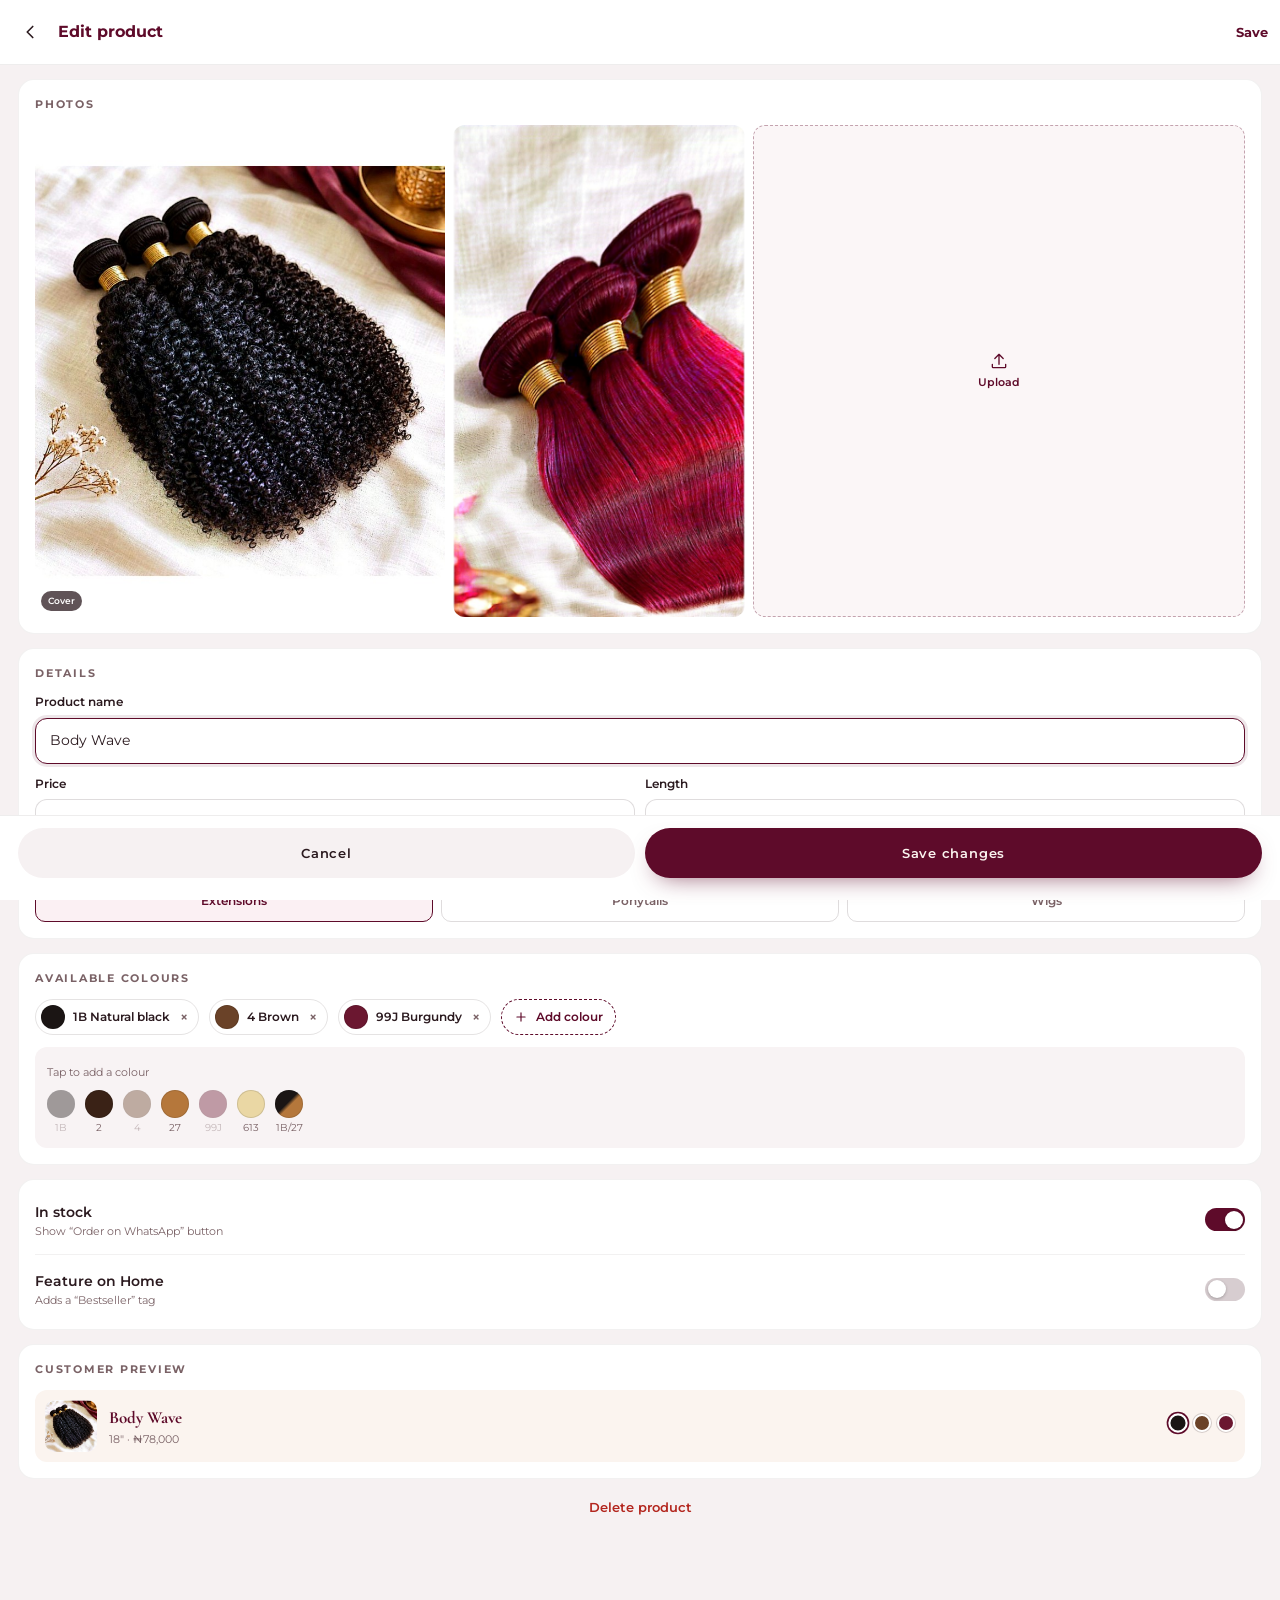
<file: admin-edit-product.html>
<!doctype html><html lang="en"><head><meta charset="utf-8"><meta name="viewport" content="width=device-width,initial-scale=1"><title>Edit product · Tems Hair Admin</title><link rel="preconnect" href="https://fonts.googleapis.com"><link rel="preconnect" href="https://fonts.gstatic.com" crossorigin><link href="https://fonts.googleapis.com/css2?family=Cormorant+Garamond:ital,wght@0,500;0,600;0,700;1,500;1,600&family=Montserrat:wght@400;500;600;700&display=swap" rel="stylesheet"><link rel="stylesheet" href="styles.css"><link rel="stylesheet" href="admin.css"></head><body class="admin" style="padding-bottom:110px"><header class="fhead"><span class="icon-btn"><svg viewBox="0 0 24 24" fill="none" stroke="currentColor" stroke-width="1.8" stroke-linecap="round" stroke-linejoin="round"><path d="m15 6-6 6 6 6"/></svg></span><h1>Edit product</h1><span class="save-sm">Save</span></header>
<div class="fsec"><h5>Photos</h5><div class="photos"><div class="main"><img src="assets/products/ext02.jpg" alt=""><span>Cover</span></div><img src="assets/products/ext03.jpg" alt=""><div class="up"><svg viewBox="0 0 24 24" fill="none" stroke="currentColor" stroke-width="1.6" stroke-linecap="round" stroke-linejoin="round"><path d="M12 16V4M7 9l5-5 5 5M4 16v3a1 1 0 0 0 1 1h14a1 1 0 0 0 1-1v-3"/></svg>Upload</div></div></div>
<div class="fsec"><h5>Details</h5>
<div class="fld"><label>Product name</label><div class="inp focus">Body Wave</div></div>
<div class="two"><div class="fld"><label>Price</label><div class="inp"><span><span class="pre">₦</span>78,000</span></div></div><div class="fld"><label>Length</label><div class="inp">18" <span style="color:var(--muted)"><svg style="width:16px;transform:rotate(90deg)" viewBox="0 0 24 24" fill="none" stroke="currentColor" stroke-width="1.8" stroke-linecap="round" stroke-linejoin="round"><path d="m9 6 6 6-6 6"/></svg></span></div></div></div>
<div class="fld" style="margin:0"><label>Category</label><div class="catpick"><span class="on">Extensions</span><span>Ponytails</span><span>Wigs</span></div></div></div>
<div class="fsec"><h5>Available colours</h5>
<div class="colours"><span class="cpill"><i class="c-1b"></i>1B Natural black<span class="x">×</span></span><span class="cpill"><i class="c-4"></i>4 Brown<span class="x">×</span></span><span class="cpill"><i class="c-99j"></i>99J Burgundy<span class="x">×</span></span><span class="cpill add"><svg viewBox="0 0 24 24" fill="none" stroke="currentColor" stroke-width="2" stroke-linecap="round"><path d="M12 5v14M5 12h14"/></svg>Add colour</span></div>
<div class="palette"><small>Tap to add a colour</small><div class="row"><div class="dim"><i class="c-1b"></i>1B</div><div class=""><i class="c-2"></i>2</div><div class="dim"><i class="c-4"></i>4</div><div class=""><i class="c-27"></i>27</div><div class="dim"><i class="c-99j"></i>99J</div><div class=""><i class="c-613"></i>613</div><div class=""><i class="c-ombre"></i>1B/27</div></div></div></div>
<div class="fsec"><div class="trow"><div><b>In stock</b><small>Show “Order on WhatsApp” button</small></div><span class="tg on"></span></div>
<div style="height:1px;background:rgba(43,26,31,.06);margin:10px 0"></div>
<div class="trow"><div><b>Feature on Home</b><small>Adds a “Bestseller” tag</small></div><span class="tg"></span></div></div>
<div class="fsec"><h5>Customer preview</h5><div class="preview"><img src="assets/products/ext02.jpg" alt=""><div class="t"><b>Body Wave</b>18" · ₦78,000</div><div class="sw" style="margin-left:auto"><i class="c-1b on"></i><i class="c-4"></i><i class="c-99j"></i></div></div></div>
<div style="padding:16px 18px 0;text-align:center"><span style="color:#B3261E;font-size:13px;font-weight:600">Delete product</span></div>
<div class="savebar"><a class="btn btn-light">Cancel</a><a class="btn btn-wine">Save changes</a></div></body></html>
</file>
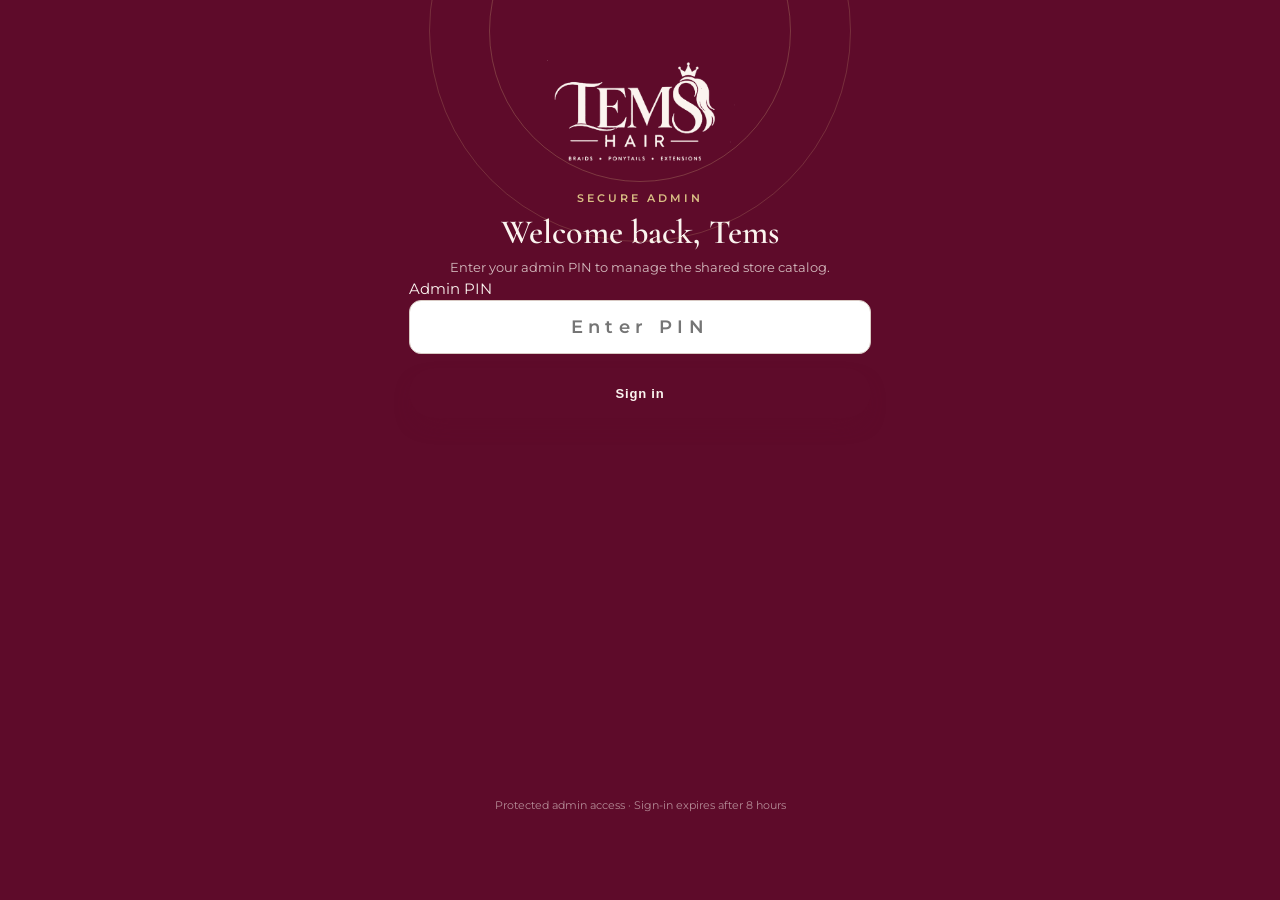
<file: admin-login.html>
<!doctype html><html lang="en"><head><meta charset="utf-8"><meta name="viewport" content="width=device-width,initial-scale=1"><title>Admin sign in · Tems Hair</title><link rel="preconnect" href="https://fonts.googleapis.com"><link rel="preconnect" href="https://fonts.gstatic.com" crossorigin><link href="https://fonts.googleapis.com/css2?family=Cormorant+Garamond:ital,wght@0,500;0,600;0,700;1,500;1,600&family=Montserrat:wght@400;500;600;700&display=swap" rel="stylesheet"><link rel="stylesheet" href="styles.css"><link rel="stylesheet" href="admin.css"></head><body class="login"><div class="lwrap"><a href="index.html"><img class="lg" src="assets/logo-ivory.png" alt="Tems Hair"></a><div class="eyebrow">Secure admin</div><h1>Welcome back, Tems</h1><p>Enter your admin PIN to manage the shared store catalog.</p><form id="login-form"><label for="pin" class="sr-only">Admin PIN</label><input id="pin" name="pin" type="password" inputmode="numeric" pattern="[0-9]*" autocomplete="current-password" minlength="6" maxlength="12" required placeholder="Enter PIN" style="width:100%;padding:15px;border-radius:12px;border:1px solid #d8c9c3;font:600 18px Montserrat,sans-serif;letter-spacing:.3em;text-align:center"><button class="btn btn-wine" type="submit" style="width:100%;margin-top:14px">Sign in</button><p id="login-status" role="status" aria-live="polite"></p></form><div class="secure">Protected admin access · Sign-in expires after 8 hours</div></div><script>
document.querySelector('#login-form').addEventListener('submit',async event=>{event.preventDefault();const status=document.querySelector('#login-status');const button=event.currentTarget.querySelector('button');button.disabled=true;status.textContent='Signing in…';try{const response=await fetch('/api/admin/login',{method:'POST',headers:{'Content-Type':'application/json'},body:JSON.stringify({pin:document.querySelector('#pin').value})});const data=await response.json();if(!response.ok)throw new Error(data.error||'Sign-in failed');location.replace('admin-products.html')}catch(error){status.textContent=error.message}finally{button.disabled=false}});
</script></body></html>
</file>
<file: styles.css>
/* Tems Hair: mockup design system. Brand kit palette + fonts. */
:root{
  --wine:#5E0B2A; --wine-2:#4A0821; --blush:#F7E8EB; --gold:#B8923A; --gold-soft:#D9BE84;
  --rose:#E8C4CD; --plum:#2B1A1F; --ivory:#FBF4EF; --white:#FFFFFF;
  --muted:#7A6266; --line:rgba(184,146,58,.35);
  --serif:"Cormorant Garamond", Georgia, serif; --sans:"Montserrat", system-ui, sans-serif;
  --r:18px; --shadow:0 10px 30px -14px rgba(43,26,31,.28); --shadow-sm:0 4px 14px -8px rgba(43,26,31,.25);
}
*{box-sizing:border-box;margin:0;padding:0}
html{-webkit-text-size-adjust:100%}
body{font-family:var(--sans);color:var(--plum);background:var(--ivory);font-size:14px;line-height:1.55;padding-bottom:96px;overflow-x:hidden}
img{display:block;max-width:100%}
a{color:inherit;text-decoration:none}
.wrap{padding:0 20px}
.serif{font-family:var(--serif)}
.eyebrow{font-size:10.5px;letter-spacing:.28em;text-transform:uppercase;color:var(--gold);font-weight:600}
h1,h2,h3{font-family:var(--serif);font-weight:600;color:var(--wine);line-height:1.08}
h1{font-size:42px} h2{font-size:30px} h3{font-size:21px}
.lead{color:var(--muted);font-size:14px}
.rule{display:flex;align-items:center;gap:10px;color:var(--gold);margin:14px 0}
.rule::before,.rule::after{content:"";height:1px;background:var(--line);flex:1}
.rule span{font-size:10px}

/* Header */
.top{position:sticky;top:0;z-index:20;background:rgba(251,244,239,.94);backdrop-filter:blur(8px);border-bottom:1px solid var(--line)}
.top .bar{height:64px;display:flex;align-items:center;justify-content:space-between;padding:0 18px}
.top .logo img{height:38px;width:auto}
.icon-btn{width:40px;height:40px;border-radius:50%;display:grid;place-items:center;color:var(--wine)}
.icon-btn svg{width:22px;height:22px}
.desk-nav{display:none}
.announce{background:var(--wine);color:var(--ivory);text-align:center;font-size:10px;letter-spacing:.16em;white-space:nowrap;text-transform:uppercase;padding:8px 10px;font-weight:500}
.announce b{color:var(--gold-soft);font-weight:600}

/* Buttons */
.btn{display:inline-flex;align-items:center;justify-content:center;gap:9px;height:50px;padding:0 24px;border-radius:999px;font-weight:600;font-size:13px;letter-spacing:.06em;border:1px solid transparent;white-space:nowrap}
.btn svg{width:18px;height:18px}
.btn-wine{background:var(--wine);color:var(--ivory);box-shadow:0 10px 24px -12px rgba(94,11,42,.7)}
.btn-ghost{border-color:var(--wine);color:var(--wine);background:transparent}
.btn-wa{background:var(--wine);color:var(--ivory)}
.btn-wa .wa-dot{width:26px;height:26px;border-radius:50%;background:var(--gold);display:grid;place-items:center;margin-left:-10px}
.btn-wa .wa-dot svg{width:15px;height:15px;color:var(--wine)}
.btn-block{width:100%}
.btn-sm{height:40px;font-size:11.5px;padding:0 14px;gap:7px}
.btn-sm svg{width:15px;height:15px}

/* Hero */
.hero{padding:28px 20px 10px;text-align:center;position:relative}
.arch{border-radius:999px 999px 22px 22px;overflow:hidden;position:relative;box-shadow:var(--shadow)}
.arch-frame{padding:8px;border:1px solid var(--gold);border-radius:999px 999px 28px 28px;display:inline-block}
.hero .arch{width:250px;height:320px;margin:0 auto}
.hero .arch img{width:100%;height:100%;object-fit:cover}
.hero h1{margin:22px 0 10px}
.hero h1 em{font-style:italic;color:var(--gold);font-weight:500}
.hero .lead{max-width:300px;margin:0 auto 22px}
.hero .ctas{display:flex;flex-direction:column;gap:10px}
.sparkle{position:absolute;color:var(--gold);font-size:14px}

/* Promo */
.promo{margin:30px 20px;border-radius:24px;background:var(--wine);color:var(--ivory);padding:26px 22px;position:relative;overflow:hidden;box-shadow:var(--shadow)}
.promo::after{content:"";position:absolute;inset:8px;border:1px solid rgba(217,190,132,.45);border-radius:18px;pointer-events:none}
.promo .eyebrow{color:var(--gold-soft)}
.promo .big{font-family:var(--serif);font-size:64px;line-height:.9;font-weight:600;color:var(--ivory);margin:10px 0 2px}
.promo .big small{font-size:28px;font-style:italic;color:var(--gold-soft);font-weight:500}
.promo p{font-size:13px;color:rgba(251,244,239,.85)}
.promo .date{display:inline-flex;align-items:center;gap:10px;margin-top:16px;padding:9px 14px;border:1px solid rgba(217,190,132,.6);border-radius:999px;font-size:11px;letter-spacing:.16em;text-transform:uppercase;color:var(--gold-soft);font-weight:600}
.promo .ring{position:absolute;right:-50px;top:-50px;width:190px;height:190px;border-radius:50%;border:1px solid rgba(217,190,132,.35)}
.promo .ring.r2{right:-20px;top:-20px;width:130px;height:130px}

/* Section heads */
.sec{padding:26px 20px 6px}
.sec-head{display:flex;align-items:end;justify-content:space-between;margin-bottom:16px}
.sec-head a{font-size:11px;letter-spacing:.14em;text-transform:uppercase;color:var(--wine);font-weight:600;border-bottom:1px solid var(--gold);padding-bottom:2px}

/* Quick links */
.quick{display:grid;grid-template-columns:1fr 1fr;gap:12px}
.qcard{position:relative;border-radius:var(--r);overflow:hidden;height:190px;box-shadow:var(--shadow-sm);background:var(--blush)}
.qcard img{width:100%;height:100%;object-fit:cover}
.qcard::after{content:"";position:absolute;inset:0;background:linear-gradient(180deg,rgba(43,26,31,0) 35%,rgba(43,26,31,.82))}
.qcard .lbl{position:absolute;left:14px;right:14px;bottom:12px;z-index:2;color:var(--ivory)}
.qcard .lbl b{font-family:var(--serif);font-size:22px;font-weight:600;display:block;line-height:1.05}
.qcard .lbl span{font-size:10px;letter-spacing:.18em;text-transform:uppercase;color:var(--gold-soft);font-weight:600}
.qcard.soon img{filter:grayscale(.5) brightness(.8)}
.chip-soon{position:absolute;top:12px;left:12px;z-index:3;background:var(--ivory);color:var(--wine);font-size:9.5px;letter-spacing:.18em;text-transform:uppercase;padding:5px 10px;border-radius:999px;font-weight:700}

/* Services list */
.services{display:grid;grid-template-columns:1fr 1fr;gap:10px}
.svc{background:var(--white);border:1px solid rgba(184,146,58,.22);border-radius:14px;padding:14px 14px;display:flex;gap:10px;align-items:center}
.svc i{width:30px;height:30px;border-radius:50%;background:var(--blush);display:grid;place-items:center;color:var(--gold);font-style:normal;font-size:12px;flex:none}
.svc b{font-weight:600;font-size:12.5px;line-height:1.25}
.svc small{display:block;color:var(--muted);font-size:10.5px;font-weight:400}

/* Testimonial */
.quote{margin:26px 20px;text-align:center;padding:28px 18px;background:var(--blush);border-radius:24px}
.quote p{font-family:var(--serif);font-size:22px;font-style:italic;color:var(--wine);line-height:1.25}
.quote .stars{color:var(--gold);letter-spacing:4px;margin-bottom:10px}
.quote small{display:block;margin-top:12px;font-size:10.5px;letter-spacing:.2em;text-transform:uppercase;color:var(--muted)}

/* Footer */
.foot{margin-top:30px;background:var(--plum);color:rgba(251,244,239,.75);padding:34px 20px 28px;text-align:center}
.foot img{height:54px;width:auto;margin:0 auto 12px}
.foot p{font-size:12px}
.foot .links{display:flex;justify-content:center;flex-wrap:wrap;gap:8px 18px;margin:16px 0;font-size:11px;letter-spacing:.14em;text-transform:uppercase;color:var(--gold-soft)}
.foot .copy{font-size:10.5px;opacity:.6;margin-top:10px}

/* Bottom nav */
.tabbar{position:fixed;left:0;right:0;bottom:0;z-index:30;background:rgba(255,255,255,.97);border-top:1px solid var(--line);height:78px;display:grid;grid-template-columns:repeat(5,1fr);align-items:center;padding:0 6px 8px;box-shadow:0 -10px 30px -18px rgba(43,26,31,.35)}
.tabbar a{display:flex;flex-direction:column;align-items:center;gap:4px;font-size:9.5px;letter-spacing:.08em;text-transform:uppercase;color:var(--muted);font-weight:600}
.tabbar a svg{width:22px;height:22px}
.tabbar a.on{color:var(--wine)}
.tabbar a.on::after{content:"";width:4px;height:4px;border-radius:50%;background:var(--gold);margin-top:1px}
.tabbar .wa{width:58px;height:58px;border-radius:50%;background:var(--wine);color:var(--ivory);display:grid;place-items:center;margin:-34px auto 0;border:4px solid var(--ivory);box-shadow:0 10px 24px -8px rgba(94,11,42,.7)}
.tabbar .wa svg{width:26px;height:26px;color:var(--gold-soft)}
.tabbar .wa-wrap{display:flex;flex-direction:column;align-items:center;gap:3px;font-size:9.5px;letter-spacing:.08em;text-transform:uppercase;color:var(--wine);font-weight:700}
.fab-wa{display:none}

/* Page head */
.phead{padding:26px 20px 8px}
.phead h1{font-size:40px;margin:8px 0 8px}
.crumbs{font-size:11px;color:var(--muted);letter-spacing:.06em}
.crumbs b{color:var(--wine);font-weight:600}
.note-ph{margin:14px 20px 0;display:flex;gap:10px;align-items:flex-start;background:#fff;border:1px dashed var(--gold);border-radius:12px;padding:10px 12px;font-size:11.5px;color:var(--muted)}
.note-ph b{color:var(--wine)}
.note-ph svg{width:16px;height:16px;flex:none;color:var(--gold);margin-top:1px}

/* Chips */
.chips{display:flex;gap:8px;overflow:hidden;padding:16px 20px 4px}
.chip{flex:none;height:36px;padding:0 16px;border-radius:999px;border:1px solid rgba(94,11,42,.25);display:inline-flex;align-items:center;font-size:12px;font-weight:500;color:var(--wine);background:#fff}
.chip.on{background:var(--wine);color:var(--ivory);border-color:var(--wine)}

/* Product grid */
.grid{display:grid;grid-template-columns:1fr 1fr;gap:14px 12px;padding:16px 20px}
.card{background:#fff;border-radius:var(--r);overflow:hidden;box-shadow:var(--shadow-sm);display:flex;flex-direction:column;position:relative}
.card .ph{aspect-ratio:1/1.05;overflow:hidden;background:var(--blush);position:relative}
.card .ph img{width:100%;height:100%;object-fit:cover}
.card .tag{position:absolute;top:10px;left:10px;background:var(--wine);color:var(--ivory);font-size:9px;font-weight:700;letter-spacing:.12em;text-transform:uppercase;padding:4px 8px;border-radius:999px}
.card .tag.gold{background:var(--gold);color:#fff}
.card .body{padding:11px 12px 12px;display:flex;flex-direction:column;flex:1}
.card .name{font-family:var(--serif);font-size:19px;font-weight:600;color:var(--wine);line-height:1.1}
.card .meta{font-size:10.5px;color:var(--muted);margin:3px 0 7px;letter-spacing:.02em}
.card .price{font-weight:700;font-size:15px;color:var(--plum);margin-top:auto}
.card .price s{font-weight:500;color:var(--muted);font-size:11px;margin-left:5px}
.card .btn{margin-top:10px;height:38px;font-size:11px;padding:0 10px;letter-spacing:.03em}
.sw{display:flex;gap:6px;align-items:center;margin:2px 0 9px}
.sw i{width:18px;height:18px;border-radius:50%;border:2px solid #fff;box-shadow:0 0 0 1px rgba(43,26,31,.18)}
.sw i.on{box-shadow:0 0 0 1.5px var(--wine);transform:scale(1.08)}
.sw em{font-style:normal;font-size:10px;color:var(--muted);margin-left:2px}
.sw em b{color:var(--wine)}
.c-1b{background:#1b1514}.c-2{background:#3a2216}.c-4{background:#6a4228}.c-99j{background:#6b1730}.c-613{background:#ead7a4}.c-27{background:#b5773b}
.c-ombre{background:linear-gradient(135deg,#1b1514 45%,#b5773b 55%)}.c-ombre2{background:linear-gradient(135deg,#1b1514 45%,#ead7a4 55%)}

/* Ponytail list */
.plist{display:flex;flex-direction:column;gap:14px;padding:16px 20px}
.pcard{background:#fff;border-radius:22px;overflow:hidden;box-shadow:var(--shadow-sm);display:grid;grid-template-columns:132px 1fr}
.pcard .ph{height:100%;min-height:200px;position:relative}
.pcard .ph img{width:100%;height:100%;object-fit:cover;position:absolute;inset:0}
.pcard .body{padding:14px 14px 14px}
.pcard .type{font-size:9.5px;letter-spacing:.2em;text-transform:uppercase;color:var(--gold);font-weight:700}
.pcard .name{font-family:var(--serif);font-size:23px;font-weight:600;color:var(--wine);line-height:1.05;margin:3px 0 4px}
.pcard .desc{font-size:11.5px;color:var(--muted);line-height:1.45;margin-bottom:8px}
.pcard .row{display:flex;align-items:center;justify-content:space-between}
.pcard .price{font-weight:700;font-size:16px}
.pcard .btn{width:100%;margin-top:10px;height:40px;font-size:11px}
.feature{margin:6px 20px 0;border-radius:24px;overflow:hidden;position:relative;height:200px;box-shadow:var(--shadow)}
.feature img{width:100%;height:100%;object-fit:cover}
.feature::after{content:"";position:absolute;inset:0;background:linear-gradient(90deg,rgba(94,11,42,.92),rgba(94,11,42,.25))}
.feature .txt{position:absolute;inset:0;z-index:2;padding:22px;display:flex;flex-direction:column;justify-content:center;color:var(--ivory);max-width:230px}
.feature .txt h3{color:var(--ivory);font-size:26px}
.feature .txt p{font-size:12px;opacity:.85;margin-top:6px}

/* Book */
.step{margin:18px 20px 0;background:#fff;border-radius:22px;padding:20px 18px;box-shadow:var(--shadow-sm)}
.step-h{display:flex;align-items:center;gap:12px;margin-bottom:4px}
.step-n{width:30px;height:30px;border-radius:50%;background:var(--wine);color:var(--ivory);display:grid;place-items:center;font-family:var(--serif);font-weight:700;font-size:16px}
.step-h h3{font-size:23px}
.step .hint{font-size:11.5px;color:var(--muted);margin:0 0 14px 42px}
.opts{display:grid;grid-template-columns:repeat(3,1fr);gap:10px}
.opt{border:1px solid rgba(94,11,42,.18);border-radius:16px;padding:14px 6px 12px;text-align:center;position:relative;background:var(--ivory)}
.opt svg{height:58px;width:auto;margin:0 auto 8px;display:block}
.opt b{display:block;font-family:var(--serif);font-size:19px;color:var(--wine);font-weight:600;line-height:1}
.opt small{font-size:10px;color:var(--muted);letter-spacing:.04em}
.opt.on{background:var(--wine);border-color:var(--wine);box-shadow:0 12px 24px -12px rgba(94,11,42,.8)}
.opt.on b{color:var(--ivory)} .opt.on small{color:var(--gold-soft)}
.opt.on .chk{display:grid}
.chk{display:none;position:absolute;top:-8px;right:-8px;width:24px;height:24px;border-radius:50%;background:var(--gold);color:#fff;place-items:center;border:2px solid #fff}
.chk svg{width:12px;height:12px;margin:0}
.dots{height:58px;display:flex;align-items:center;justify-content:center;margin-bottom:8px}
.summary{margin:18px 20px 0;border-radius:22px;background:var(--blush);padding:20px 18px;border:1px solid rgba(184,146,58,.3)}
.summary .line{display:flex;justify-content:space-between;align-items:center;padding:8px 0;border-bottom:1px solid rgba(94,11,42,.1);font-size:13px}
.summary .line span{color:var(--muted)} .summary .line b{color:var(--wine);font-weight:600}
.bubble{margin:16px 0 16px;background:#fff;border-radius:16px 16px 16px 4px;padding:12px 14px;font-size:13px;box-shadow:var(--shadow-sm);position:relative}
.bubble small{display:block;font-size:9.5px;letter-spacing:.16em;text-transform:uppercase;color:var(--gold);font-weight:700;margin-bottom:4px}
.fine{font-size:11px;color:var(--muted);text-align:center;margin-top:12px}

/* Wigs */
.soon-wrap{padding:30px 20px 10px;text-align:center}
.soon-wrap .arch{width:240px;height:300px;margin:0 auto}
.soon-wrap .arch img{width:100%;height:100%;object-fit:cover;filter:saturate(.8)}
.soon-badge{display:inline-flex;align-items:center;gap:8px;margin:24px 0 10px;padding:8px 18px;border-radius:999px;background:var(--wine);color:var(--gold-soft);font-size:11px;letter-spacing:.28em;text-transform:uppercase;font-weight:700}
.soon-wrap h1{font-size:46px;margin-bottom:10px}
.soon-wrap h1 em{color:var(--gold);font-weight:500}
.ghost-grid{display:grid;grid-template-columns:1fr 1fr;gap:12px;padding:10px 20px}
.ghost{height:150px;border-radius:18px;border:1px dashed rgba(184,146,58,.6);background:repeating-linear-gradient(135deg,rgba(232,196,205,.25) 0 10px,transparent 10px 20px);display:grid;place-items:center;color:var(--gold);font-family:var(--serif);font-style:italic;font-size:18px}

/* About */
.about-hero{padding:24px 20px 0;display:grid;grid-template-columns:1fr 1fr;gap:12px;align-items:end}
.about-hero .arch{height:240px}
.about-hero .arch img{width:100%;height:100%;object-fit:cover}
.about-hero .tall{height:280px}
.prose{padding:20px 20px 0}
.prose p{color:#4b3a3e;margin-bottom:12px;font-size:14px}
.prose .sig{font-family:var(--serif);font-style:italic;font-size:26px;color:var(--wine)}
.stats{display:grid;grid-template-columns:repeat(3,1fr);margin:20px 20px 0;background:#fff;border-radius:18px;box-shadow:var(--shadow-sm)}
.stats div{text-align:center;padding:16px 4px}
.stats div+div{border-left:1px solid var(--line)}
.stats b{font-family:var(--serif);font-size:30px;color:var(--wine);display:block;line-height:1}
.stats small{font-size:9.5px;letter-spacing:.14em;text-transform:uppercase;color:var(--muted)}
.values{display:flex;flex-direction:column;gap:10px;padding:0 20px}
.value{display:flex;gap:14px;align-items:flex-start;padding:14px 0;border-bottom:1px solid var(--line)}
.value i{font-style:normal;font-family:var(--serif);color:var(--gold);font-size:26px;line-height:1;width:30px}
.value b{font-family:var(--serif);font-size:20px;color:var(--wine);font-weight:600;display:block;line-height:1.1}
.value p{font-size:12.5px;color:var(--muted)}

/* Contact */
.ccards{display:flex;flex-direction:column;gap:12px;padding:18px 20px 0}
.ccard{background:#fff;border-radius:20px;padding:16px;display:flex;gap:14px;align-items:center;box-shadow:var(--shadow-sm)}
.ccard .ic{width:48px;height:48px;border-radius:14px;background:var(--blush);display:grid;place-items:center;color:var(--wine);flex:none}
.ccard .ic svg{width:22px;height:22px}
.ccard small{font-size:10px;letter-spacing:.18em;text-transform:uppercase;color:var(--gold);font-weight:700}
.ccard b{display:block;font-size:15px;font-weight:600;color:var(--plum)}
.ccard span{font-size:11.5px;color:var(--muted)}
.ccard .go{margin-left:auto;color:var(--wine)} .ccard .go svg{width:18px;height:18px}
.ccard.hero-wa{background:var(--wine);color:var(--ivory);flex-direction:column;align-items:stretch;padding:22px 20px;border-radius:24px;position:relative;overflow:hidden}
.ccard.hero-wa::after{content:"";position:absolute;inset:7px;border:1px solid rgba(217,190,132,.4);border-radius:18px;pointer-events:none}
.ccard.hero-wa h3{color:var(--ivory);font-size:28px}
.ccard.hero-wa p{font-size:12.5px;opacity:.85;margin:4px 0 16px}
.ccard.hero-wa .btn{background:var(--ivory);color:var(--wine);position:relative;z-index:2}
.ccard.hero-wa .btn .wa-dot{background:var(--wine)} .ccard.hero-wa .btn .wa-dot svg{color:var(--gold-soft)}
.mapbox{margin:12px 20px 0;height:180px;border-radius:20px;overflow:hidden;position:relative;background:#efe4dc;border:1px solid rgba(184,146,58,.3)}
.mapbox svg.map{position:absolute;inset:0;width:100%;height:100%}
.mapbox .pin{position:absolute;left:50%;top:44%;transform:translate(-50%,-100%);color:var(--wine)}
.mapbox .pin svg{width:40px;height:40px}
.mapbox .ph-label{position:absolute;left:12px;bottom:12px;background:#fff;border-radius:999px;padding:6px 12px;font-size:10.5px;color:var(--muted);box-shadow:var(--shadow-sm)}
.hours{margin:12px 20px 0;background:#fff;border-radius:20px;padding:6px 16px;box-shadow:var(--shadow-sm)}
.hours div{display:flex;justify-content:space-between;padding:11px 0;font-size:12.5px;border-bottom:1px solid rgba(184,146,58,.2)}
.hours div:last-child{border:0} .hours span{color:var(--muted)} .hours b{font-weight:600;color:var(--plum)}

/* Desktop */
@media (min-width:1024px){
  body{padding-bottom:0;font-size:15px}
  .wrap,.sec,.hero{max-width:1200px;margin-left:auto;margin-right:auto}
  .top .bar{height:84px;max-width:1240px;margin:0 auto;padding:0 40px}
  .top .logo img{height:40px}
  .top .menu{display:none}
  .desk-nav{display:flex;gap:34px;font-size:12px;letter-spacing:.16em;text-transform:uppercase;font-weight:600;color:var(--plum)}
  .desk-nav a.on{color:var(--wine);border-bottom:1px solid var(--gold);padding-bottom:4px}
  .top .btn-sm{display:inline-flex}
  .tabbar{display:none}
  .fab-wa{display:grid;position:fixed;right:32px;bottom:32px;width:62px;height:62px;border-radius:50%;background:var(--wine);color:var(--gold-soft);place-items:center;box-shadow:0 14px 30px -10px rgba(94,11,42,.8);z-index:40}
  .fab-wa svg{width:28px;height:28px}
  .hero{display:grid;grid-template-columns:1.1fr .9fr;gap:60px;align-items:center;text-align:left;padding:70px 40px 40px}
  .hero .txt{order:1} .hero .visual{order:2;text-align:center}
  .hero .arch{width:400px;height:520px}
  .hero h1{font-size:76px;margin:20px 0 18px}
  .hero .lead{margin:0 0 30px;max-width:460px;font-size:16px}
  .hero .ctas{flex-direction:row}
  .promo{max-width:1120px;margin:40px auto;display:grid;grid-template-columns:auto 1fr;gap:60px;align-items:center;padding:40px 56px}
  .promo .big{font-size:110px}
  .promo p{font-size:15px}
  .sec{padding:50px 40px 10px}
  .sec-head h2{font-size:44px}
  .quick{grid-template-columns:repeat(4,1fr);gap:20px}
  .qcard{height:340px}
  .qcard .lbl b{font-size:30px}
  .services{grid-template-columns:repeat(3,1fr);gap:16px}
  .svc{padding:20px}
  .quote{max-width:900px;margin:50px auto;padding:50px}
  .quote p{font-size:32px}
  .foot{margin-top:60px;padding:50px}
}

.card .btn{gap:6px;padding:0 6px;font-size:10.5px;letter-spacing:0}
.card .btn svg{width:15px;height:15px;color:var(--gold-soft)}
.card .sw{flex-wrap:wrap;row-gap:4px}
.card .sw em{flex-basis:100%;margin:0}
.pcard{grid-template-columns:124px minmax(0,1fr)}
.pcard .btn{gap:7px;padding:0 8px;letter-spacing:.02em}
.pcard .btn svg{width:16px;height:16px;color:var(--gold-soft)}
.pcard .len{font-size:10.5px;color:var(--muted);margin:-2px 0 6px}
.value i{flex:none}
.grid{grid-template-columns:repeat(2,minmax(0,1fr))}.card,.pcard{min-width:0}.card .btn,.pcard .btn{overflow:hidden}
.announce{overflow:hidden;text-overflow:ellipsis}

/* Functional preview interactions */
.mobile-open{display:flex!important;position:absolute;z-index:45;left:10px;right:10px;top:calc(100% - 1px);padding:14px;border-radius:16px;background:var(--ivory);box-shadow:var(--shadow);flex-direction:column;gap:2px}
.mobile-open a{padding:12px;border-radius:9px;color:var(--wine)}
.mobile-open a.on{background:var(--blush)}
.color-choice{width:20px;height:20px;padding:0;border:2px solid #fff;border-radius:50%;box-shadow:0 0 0 1px rgba(43,26,31,.2);cursor:pointer;flex:none}
.color-choice.on{box-shadow:0 0 0 1.5px var(--wine);transform:scale(1.08)}
.swatches{display:flex;gap:7px;align-items:center}
.prep-dialog{width:min(440px,calc(100% - 30px));max-width:none;border:0;border-radius:24px;padding:0;color:var(--plum);box-shadow:0 24px 80px rgba(43,26,31,.3)}
.prep-dialog::backdrop{background:rgba(35,17,25,.58);backdrop-filter:blur(3px)}
.prep-dialog__inner{padding:28px 24px 22px}
.prep-dialog h2{font-family:var(--serif);font-size:36px;color:var(--wine);line-height:1;margin:8px 0 12px}
.prep-dialog p{font-size:13px;line-height:1.65;color:var(--muted)}
.prep-dialog__actions{display:flex;gap:10px;margin-top:22px}
.prep-dialog__actions .btn{flex:1;min-height:44px;cursor:pointer}
.prep-dialog button{font-family:inherit}
[data-catalog] [hidden]{display:none!important}
.qcard.soon .soon-art{position:absolute;inset:0;z-index:1;display:grid;place-content:center;gap:2px;text-align:center;color:var(--wine);background:radial-gradient(ellipse at 50% 72%,#fff 0,#f4e4df 48%,#ecd8d7 100%)}
.qcard.soon .soon-art span{font-size:10px;letter-spacing:.28em;font-weight:700}
.qcard.soon .soon-art b{font:italic 600 42px/1 var(--serif)}
.qcard.soon::after{z-index:0;background:linear-gradient(180deg,transparent 50%,rgba(43,26,31,.72))}
@media(max-width:420px){.prep-dialog__actions{flex-direction:column}.prep-dialog__inner{padding:24px 20px 20px}}
</file>
<file: admin.css>
body.admin{background:#F6F1F2;padding-bottom:170px}
.atop{background:#fff;border-bottom:1px solid rgba(43,26,31,.08);padding:14px 18px 12px;position:sticky;top:0;z-index:10}
.atop .row1{display:flex;align-items:center;justify-content:space-between}
.atop img{height:22px}
.atop .badge{font-size:9.5px;letter-spacing:.2em;text-transform:uppercase;font-weight:700;color:var(--gold);border:1px solid var(--line);padding:4px 9px;border-radius:999px}
.atop .av{width:34px;height:34px;border-radius:50%;background:var(--wine);color:var(--gold-soft);display:grid;place-items:center;font-family:var(--serif);font-weight:700;font-size:16px}
.ah{padding:20px 18px 6px}
.ah h1{font-family:var(--sans);font-size:24px;font-weight:700;color:var(--plum);letter-spacing:-.01em}
.ah p{font-size:12.5px;color:var(--muted)}
.kpis{display:grid;grid-template-columns:repeat(3,1fr);gap:10px;padding:12px 18px 0}
.kpi{background:#fff;border-radius:14px;padding:12px;border:1px solid rgba(43,26,31,.06)}
.kpi b{display:block;font-size:20px;font-weight:700;color:var(--plum)} .kpi small{font-size:10.5px;color:var(--muted)}
.seg{margin:16px 18px 0;background:#ECE3E5;border-radius:12px;padding:4px;display:grid;grid-template-columns:repeat(3,1fr)}
.seg span{text-align:center;padding:9px 0;font-size:12px;font-weight:600;color:var(--muted);border-radius:9px}
.seg span.on{background:#fff;color:var(--wine);box-shadow:0 2px 8px -4px rgba(43,26,31,.3)}
.seg span em{font-style:normal;font-size:10px;margin-left:4px;color:var(--gold)}
.searchbar{margin:12px 18px 0;height:44px;background:#fff;border-radius:12px;display:flex;align-items:center;gap:10px;padding:0 14px;color:var(--muted);font-size:13px;border:1px solid rgba(43,26,31,.08)}
.searchbar svg{width:18px;height:18px}
.alist{margin:12px 18px 0;background:#fff;border-radius:16px;border:1px solid rgba(43,26,31,.06);overflow:hidden}
.arow{display:grid;grid-template-columns:56px 1fr auto;gap:12px;align-items:center;padding:12px 14px;border-bottom:1px solid rgba(43,26,31,.06)}
.arow:last-child{border:0}
.arow img{width:56px;height:56px;border-radius:12px;object-fit:cover}
.arow .n{font-weight:600;font-size:13.5px;color:var(--plum);line-height:1.2}
.arow .p{font-size:12.5px;color:var(--wine);font-weight:700;margin-top:2px}
.arow .sw{margin:5px 0 0} .arow .sw i{width:13px;height:13px;border-width:1.5px}
.arow .act{display:flex;flex-direction:column;align-items:flex-end;gap:8px}
.arow .icons{display:flex;gap:4px}
.arow .icons span{width:30px;height:30px;border-radius:9px;display:grid;place-items:center;color:var(--muted);background:#F6F1F2}
.arow .icons span.del{color:#B3261E;background:#FCEEEE}
.arow .icons svg{width:15px;height:15px}
.arow.off{opacity:.62}
.arow .stock{font-size:9.5px;font-weight:700;letter-spacing:.06em;text-transform:uppercase;color:#1F7A4D}
.arow.off .stock{color:var(--muted)}
.tg{width:40px;height:23px;border-radius:999px;background:#D7CDD0;position:relative;flex:none}
.tg::after{content:"";position:absolute;top:2.5px;left:2.5px;width:18px;height:18px;border-radius:50%;background:#fff;box-shadow:0 1px 3px rgba(0,0,0,.25)}
.tg.on{background:var(--wine)} .tg.on::after{left:19.5px}
.add-fab{position:fixed;right:18px;bottom:96px;height:52px;padding:0 20px 0 16px;border-radius:999px;background:var(--wine);color:#fff;display:flex;align-items:center;gap:8px;font-weight:600;font-size:13px;box-shadow:0 12px 26px -10px rgba(94,11,42,.8);z-index:20}
.add-fab svg{width:20px;height:20px;color:var(--gold-soft)}
.atab{position:fixed;left:0;right:0;bottom:0;height:74px;background:#fff;border-top:1px solid rgba(43,26,31,.08);display:grid;grid-template-columns:repeat(4,1fr);align-items:center;padding-bottom:8px;z-index:20}
.atab a{display:flex;flex-direction:column;align-items:center;gap:4px;font-size:10px;font-weight:600;color:var(--muted)}
.atab a svg{width:22px;height:22px} .atab a.on{color:var(--wine)}
.wig-empty{margin:12px 18px 0;background:#fff;border-radius:16px;border:1px dashed var(--gold);padding:14px;display:flex;align-items:center;gap:12px;font-size:12px;color:var(--muted)}
.wig-empty b{color:var(--plum);display:block;font-size:13px}
.sub-h{padding:18px 18px 0;display:flex;justify-content:space-between;align-items:center}
.sub-h h4{font-size:11px;letter-spacing:.16em;text-transform:uppercase;color:var(--muted);font-weight:700}
.sub-h a{font-size:12px;color:var(--wine);font-weight:600}
/* form */
.fhead{display:flex;align-items:center;gap:10px;padding:14px 12px;background:#fff;border-bottom:1px solid rgba(43,26,31,.08);position:sticky;top:0;z-index:10}
.fhead .icon-btn{width:36px;height:36px;color:var(--plum)}
.fhead h1{font-family:var(--sans);font-size:16px;font-weight:700;flex:1}
.fhead .save-sm{font-size:13px;font-weight:700;color:var(--wine)}
.fsec{margin:14px 18px 0;background:#fff;border-radius:16px;padding:16px;border:1px solid rgba(43,26,31,.06)}
.fsec h5{font-size:11px;letter-spacing:.16em;text-transform:uppercase;color:var(--muted);font-weight:700;margin-bottom:12px}
.photos{display:grid;grid-template-columns:1.4fr 1fr 1fr;gap:8px}
.photos img{width:100%;height:100%;object-fit:cover;border-radius:12px;aspect-ratio:1}
.photos .main{position:relative} .photos .main span{position:absolute;left:6px;bottom:6px;background:rgba(43,26,31,.75);color:#fff;font-size:9px;padding:3px 7px;border-radius:999px;font-weight:600}
.up{border:1.5px dashed rgba(94,11,42,.35);border-radius:12px;display:flex;flex-direction:column;align-items:center;justify-content:center;gap:4px;color:var(--wine);font-size:10.5px;font-weight:600;aspect-ratio:1;background:#FBF6F7}
.up svg{width:20px;height:20px}
.fld{margin-bottom:12px}
.fld label{display:block;font-size:11.5px;font-weight:600;color:var(--plum);margin-bottom:6px}
.inp{height:46px;border:1px solid rgba(43,26,31,.15);border-radius:12px;display:flex;align-items:center;padding:0 14px;font-size:14px;color:var(--plum);background:#fff;justify-content:space-between}
.inp.focus{border-color:var(--wine);box-shadow:0 0 0 3px rgba(94,11,42,.1)}
.inp .pre{color:var(--muted);margin-right:6px}
.two{display:grid;grid-template-columns:1fr 1fr;gap:10px}
.catpick{display:grid;grid-template-columns:repeat(3,1fr);gap:8px}
.catpick span{border:1px solid rgba(43,26,31,.15);border-radius:10px;text-align:center;padding:10px 0;font-size:12px;font-weight:600;color:var(--muted)}
.catpick span.on{border-color:var(--wine);background:#FBF0F3;color:var(--wine)}
.colours{display:flex;flex-wrap:wrap;gap:10px}
.cpill{display:flex;align-items:center;gap:8px;border:1px solid rgba(43,26,31,.12);border-radius:999px;padding:5px 10px 5px 5px;font-size:12px;font-weight:600;color:var(--plum)}
.cpill i{width:24px;height:24px;border-radius:50%;box-shadow:inset 0 0 0 1px rgba(0,0,0,.12)}
.cpill .x{color:var(--muted);font-size:14px;line-height:1;margin-left:2px}
.cpill.add{border-style:dashed;border-color:var(--wine);color:var(--wine);padding:5px 12px}
.cpill.add svg{width:14px;height:14px}
.palette{margin-top:12px;padding:12px;background:#F8F3F4;border-radius:12px}
.palette small{font-size:10.5px;color:var(--muted)}
.palette .row{display:flex;gap:10px;margin-top:8px}
.palette .row div{display:flex;flex-direction:column;align-items:center;gap:3px;font-size:9.5px;color:var(--muted)}
.palette .row i{width:28px;height:28px;border-radius:50%;box-shadow:inset 0 0 0 1px rgba(0,0,0,.12)}
.palette .row div.dim{opacity:.4}
.trow{display:flex;justify-content:space-between;align-items:center;padding:4px 0}
.trow b{font-size:13.5px;font-weight:600;color:var(--plum)} .trow small{display:block;font-size:11px;color:var(--muted);font-weight:400}
.preview{display:flex;gap:12px;align-items:center;background:#FBF4EF;border-radius:12px;padding:10px}
.preview img{width:52px;height:52px;border-radius:10px;object-fit:cover}
.preview .t{font-size:11px;color:var(--muted)} .preview .t b{display:block;color:var(--wine);font-family:var(--serif);font-size:17px}
.savebar{position:fixed;left:0;right:0;bottom:0;background:#fff;border-top:1px solid rgba(43,26,31,.08);padding:12px 18px 22px;display:flex;gap:10px;z-index:20}
.savebar .btn{height:50px;flex:1}
.btn-light{background:#F6F1F2;color:var(--plum)}
/* login */
body.login{background:var(--wine);padding-bottom:0;min-height:100vh;color:var(--ivory)}
.lwrap{min-height:844px;display:flex;flex-direction:column;align-items:center;padding:60px 28px 30px;position:relative;overflow:hidden}
.lwrap::before{content:"";position:absolute;width:420px;height:420px;border-radius:50%;border:1px solid rgba(217,190,132,.2);top:-180px;left:50%;transform:translateX(-50%)}
.lwrap::after{content:"";position:absolute;width:300px;height:300px;border-radius:50%;border:1px solid rgba(217,190,132,.25);top:-120px;left:50%;transform:translateX(-50%)}
.lwrap img.lg{width:190px;position:relative;z-index:1}
.lwrap .eyebrow{color:var(--gold-soft);margin-top:30px}
.lwrap h1{color:var(--ivory);font-size:34px;margin:8px 0 6px;text-align:center}
.lwrap p{font-size:12.5px;color:rgba(251,244,239,.75);text-align:center}
.pins{display:flex;gap:16px;margin:28px 0 30px}
.pins i{width:16px;height:16px;border-radius:50%;border:1.5px solid var(--gold-soft)}
.pins i.f{background:var(--gold-soft)}
.pad{display:grid;grid-template-columns:repeat(3,72px);gap:14px 26px}
.pad span{width:72px;height:72px;border-radius:50%;background:rgba(251,244,239,.08);border:1px solid rgba(217,190,132,.25);display:flex;flex-direction:column;align-items:center;justify-content:center;font-size:26px;font-weight:500;color:var(--ivory)}
.pad span small{font-size:8px;letter-spacing:.2em;color:rgba(251,244,239,.5);margin-top:-2px}
.pad span.blank{background:none;border:0}
.pad span.del svg{width:24px;height:24px}
.lalt{margin-top:26px;font-size:12.5px;color:var(--gold-soft);font-weight:600;border-bottom:1px solid rgba(217,190,132,.5);padding-bottom:2px}
.secure{margin-top:auto;padding-top:30px;display:flex;align-items:center;gap:6px;font-size:10.5px;color:rgba(251,244,239,.55)}
.secure svg{width:13px;height:13px}
.admin-manage{background:var(--ivory);padding-bottom:40px}
.admin-manage .atop{position:sticky;top:0;z-index:5;background:rgba(251,244,239,.96);backdrop-filter:blur(12px)}
.admin-manage .row1{max-width:1040px;margin:0 auto;padding:12px 20px;height:68px}
.admin-manage .row1 img{height:36px;width:auto;object-fit:contain}
.admin-manage .store-link{margin-left:auto;color:var(--wine);font-size:12px;font-weight:600}
.manage-main{max-width:920px;margin:0 auto;padding:22px 20px 50px}
.manage-main .ah{padding:0 0 18px;margin:0}
.manage-main .ah h1{font-size:44px;color:var(--wine)}
.manage-main .ah p{font-size:13px;color:var(--muted)}
.admin-preview-note{display:flex;flex-direction:column;gap:4px;padding:13px 15px;background:#fff;border:1px solid rgba(184,146,58,.4);border-radius:14px;color:var(--muted);font-size:11px;line-height:1.5;margin-bottom:16px}
.admin-preview-note b{color:var(--wine);font-size:12px}
.manage-form-card,.manage-list-section{background:#fff;border-radius:20px;padding:20px;box-shadow:var(--shadow-sm);margin:16px 0}
.form-top,.list-head{display:flex;justify-content:space-between;align-items:center;gap:12px;margin-bottom:14px}
.form-top h2,.list-head h2{font:600 30px/1.1 var(--serif);color:var(--wine);margin:4px 0 0}
.btn-compact{height:36px;padding:0 14px;font:600 11px var(--sans);cursor:pointer}
.manage-fields{display:grid;grid-template-columns:1fr 1fr;gap:12px}
.manage-fields label{display:flex;flex-direction:column;gap:6px;font-size:11px;font-weight:600;color:var(--plum)}
.manage-fields input:not([type=checkbox]),.manage-fields select{width:100%;min-height:42px;border:1px solid rgba(94,11,42,.18);border-radius:10px;background:#fff;padding:10px 11px;font:400 12px var(--sans);color:var(--plum)}
.manage-fields input:focus,.manage-fields select:focus{outline:2px solid rgba(184,146,58,.45);border-color:var(--gold)}
.manage-form-card textarea{width:100%;border:1px solid rgba(94,11,42,.18);border-radius:10px;background:#fff;padding:12px;font:400 12px/1.6 var(--sans);color:var(--plum);resize:vertical}.manage-form-card textarea:focus{outline:2px solid rgba(184,146,58,.45);border-color:var(--gold)}
.manage-fields small{display:block;color:var(--muted);font-size:10px;font-weight:400;line-height:1.4}
.manage-fields .wide,.manage-fields .availability{grid-column:1/-1}
.manage-fields .availability{display:flex;flex-direction:row;align-items:center;gap:9px;padding:4px 0;font-size:12px}
.manage-fields input[type=checkbox]{accent-color:var(--wine);width:17px;height:17px}
.manage-form-actions{margin-top:16px}
.manage-form-actions .btn{width:100%;cursor:pointer}
.form-status{min-height:18px;margin:9px 0 0;text-align:center;color:var(--wine);font-size:11px}
.catalog-tools{display:flex;gap:8px}
.import-btn{position:relative;overflow:hidden}
.import-btn input{position:absolute;inset:0;opacity:0;cursor:pointer;width:100%}
.manage-group{margin-top:18px}
.manage-group h3{display:flex;align-items:center;gap:9px;font:600 23px var(--serif);color:var(--wine);margin:0 0 8px}
.manage-group h3 span{font:500 10px var(--sans);color:var(--muted);letter-spacing:.08em;text-transform:uppercase}
.manage-row{display:grid;grid-template-columns:64px minmax(0,1fr) auto;gap:12px;align-items:center;border-top:1px solid var(--line);padding:12px 0}
.manage-row.is-hidden{opacity:.58}
.manage-row>img{width:64px;height:68px;object-fit:cover;border-radius:10px;background:var(--blush)}
.manage-product-copy{display:flex;flex-direction:column;gap:3px;min-width:0}
.manage-product-copy b{font:600 19px/1.1 var(--serif);color:var(--wine);overflow-wrap:anywhere}
.manage-product-copy span,.manage-product-copy small{font-size:10px;color:var(--muted);line-height:1.4}
.manage-toggle{display:flex;gap:5px;align-items:center;font-size:9px;color:var(--muted);white-space:nowrap}
.manage-toggle input{accent-color:var(--wine)}
.manage-row-actions{grid-column:2/-1;display:flex;gap:14px;justify-self:end}
.manage-row-actions button{border:0;background:none;padding:3px;color:var(--wine);font:600 10px var(--sans);cursor:pointer}
.manage-row-actions .remove{color:#9f3a42}
.empty-list{font-size:12px;color:var(--muted);padding:6px 0}
.admin-storage-note{padding:0 4px;text-align:center;color:var(--muted);font-size:10px;line-height:1.5}
@media(min-width:720px){.manage-main{padding-top:34px}.manage-form-card,.manage-list-section{padding:26px}.manage-fields{gap:15px}.manage-row{grid-template-columns:74px minmax(0,1fr) auto auto}.manage-row>img{width:74px;height:78px}.manage-row-actions{grid-column:auto}.manage-toggle{font-size:10px}}
@media(max-width:480px){.manage-main{padding:18px 12px}.manage-form-card,.manage-list-section{padding:15px}.manage-fields{grid-template-columns:1fr}.manage-fields .wide,.manage-fields .availability{grid-column:1}.manage-row{grid-template-columns:54px minmax(0,1fr) auto;gap:8px}.manage-row>img{width:54px;height:58px}.manage-product-copy b{font-size:17px}.manage-toggle{grid-column:2;grid-row:2;justify-self:start}.manage-row-actions{grid-column:3;grid-row:2;gap:8px}.manage-row-actions button{font-size:9px}.list-head{align-items:flex-end}}
</file>
